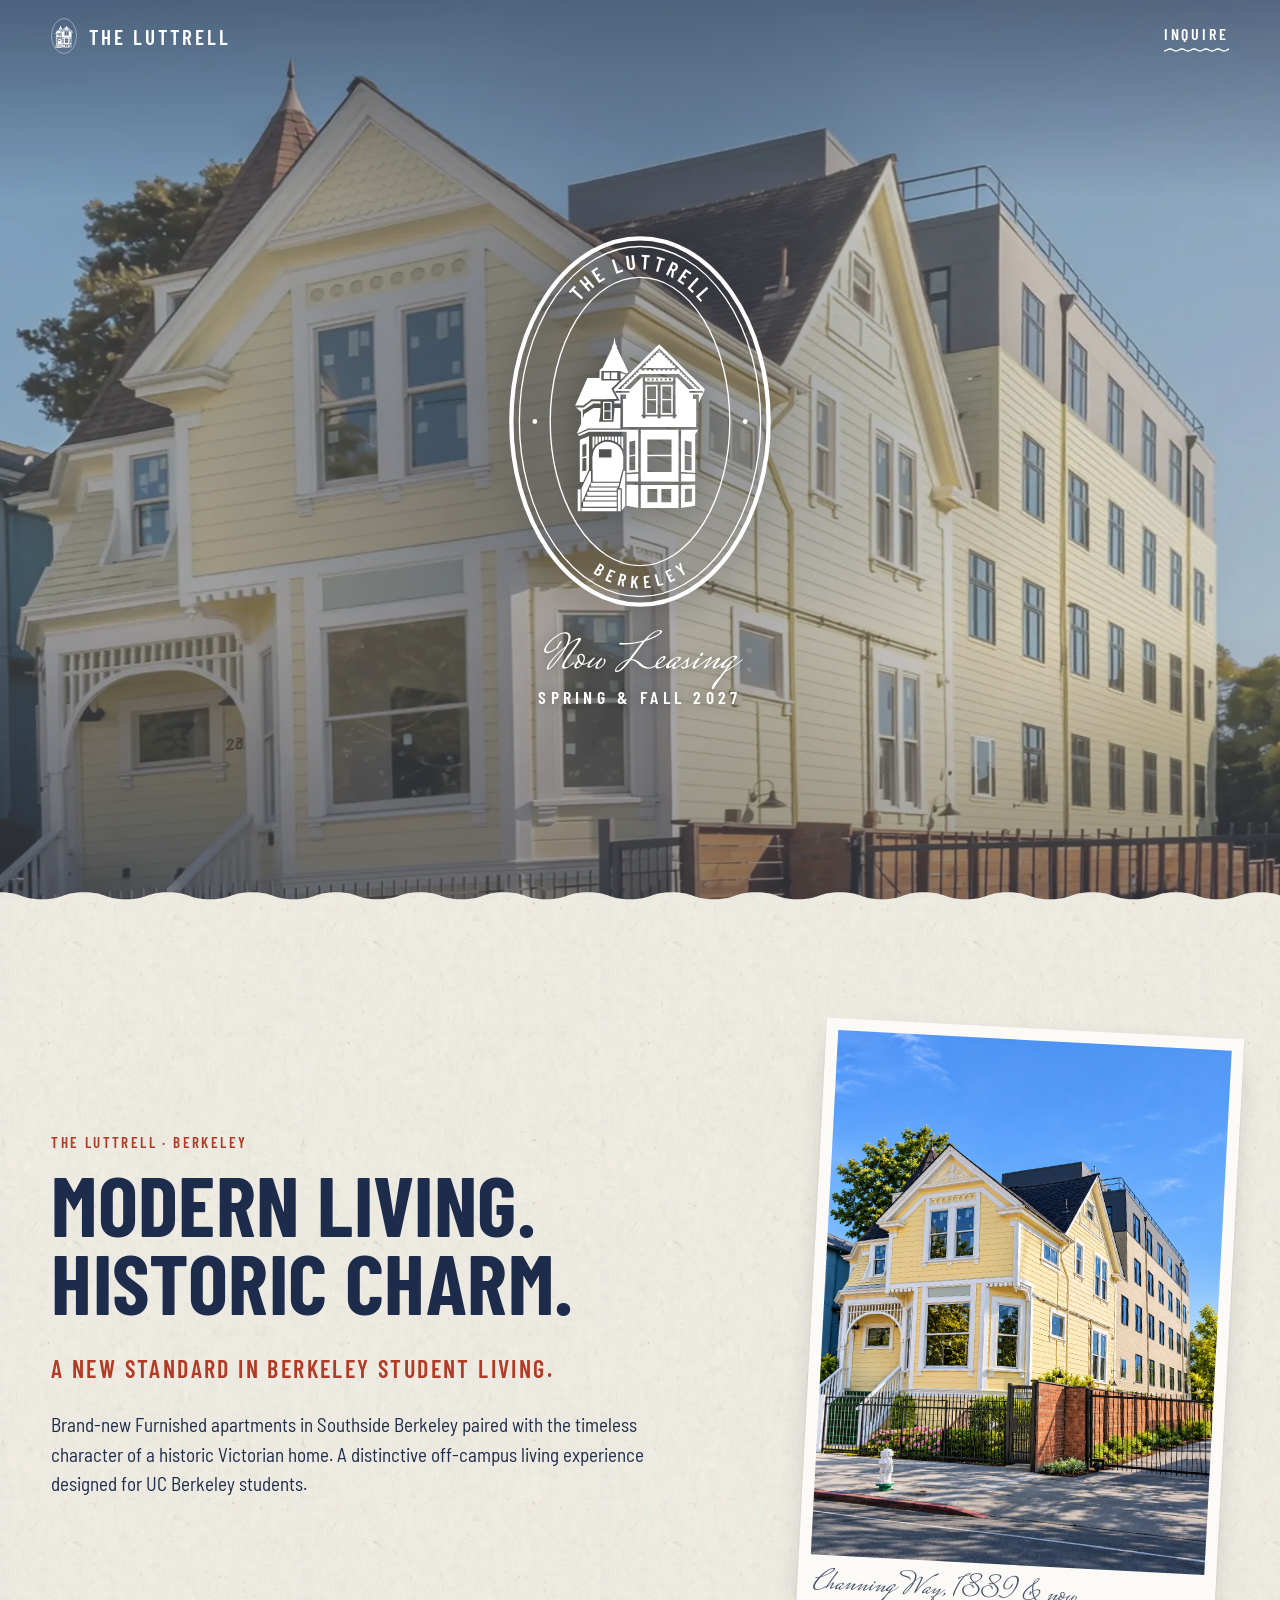
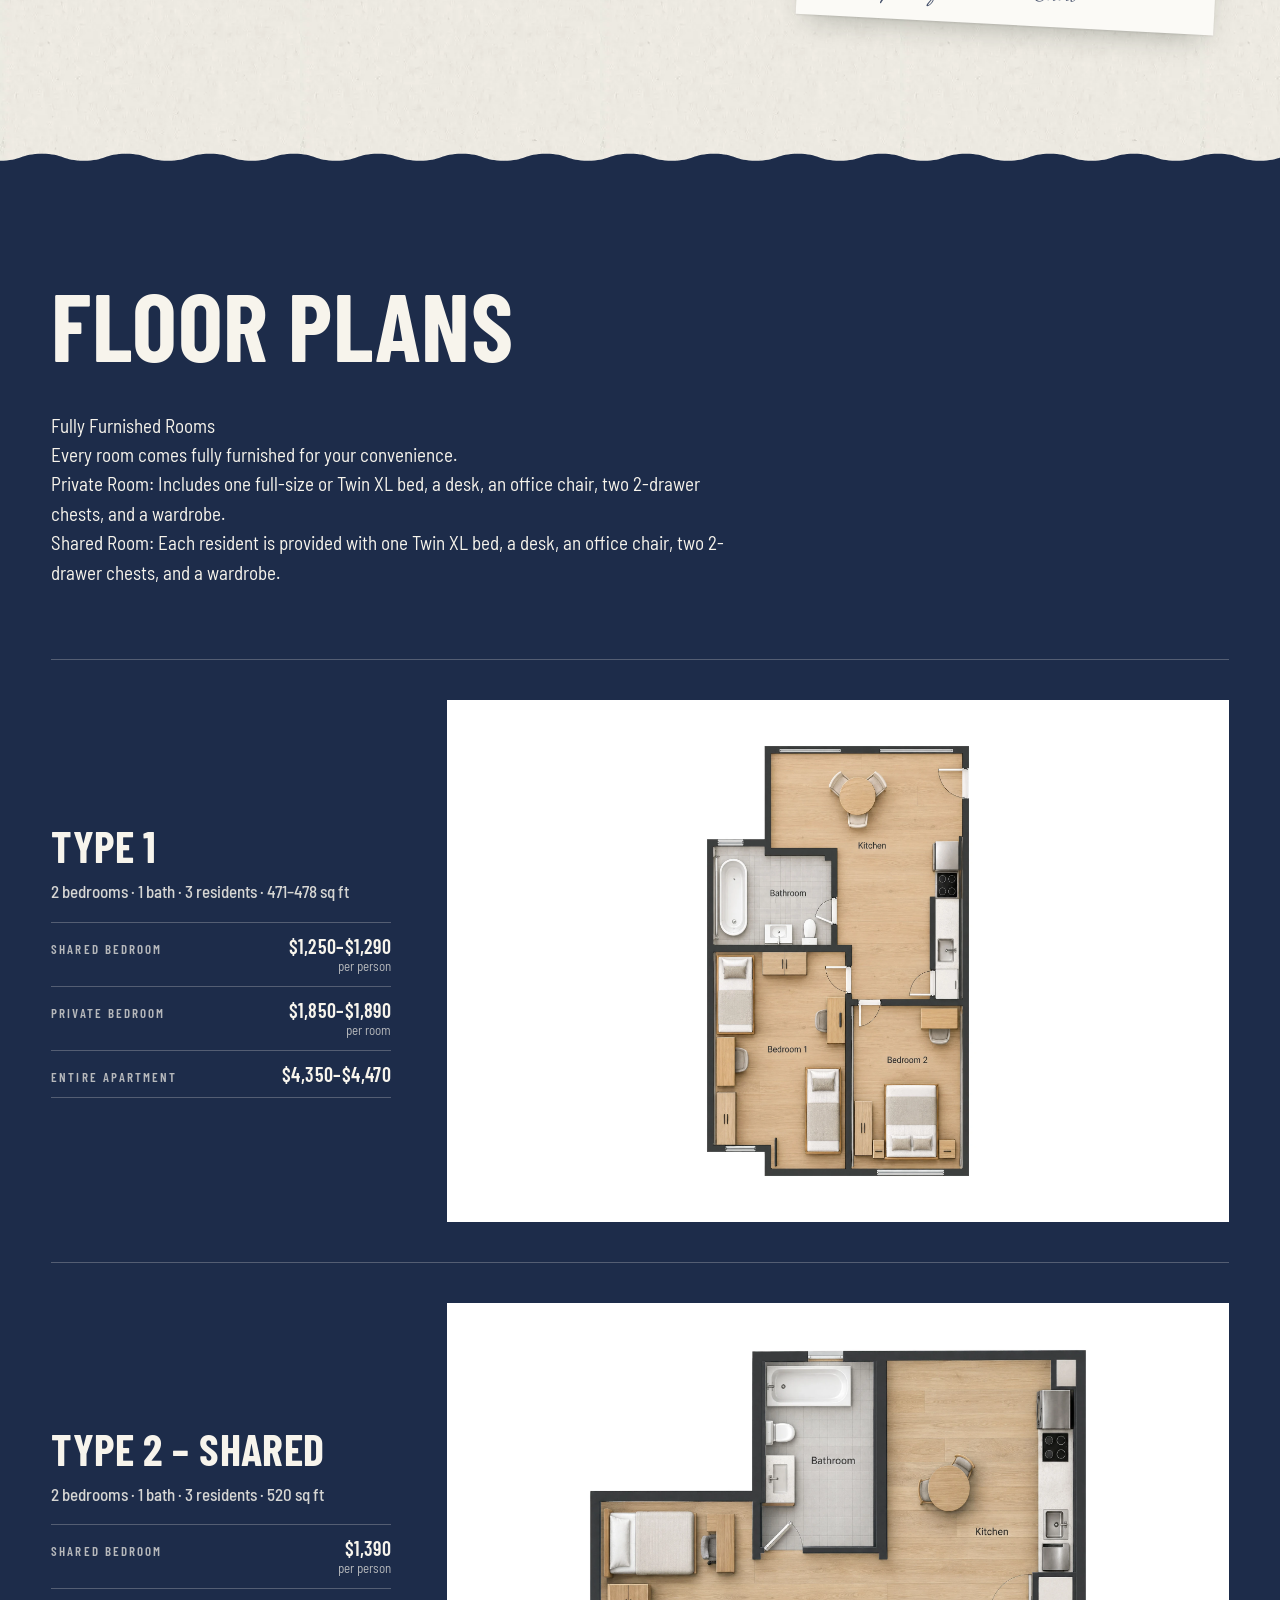
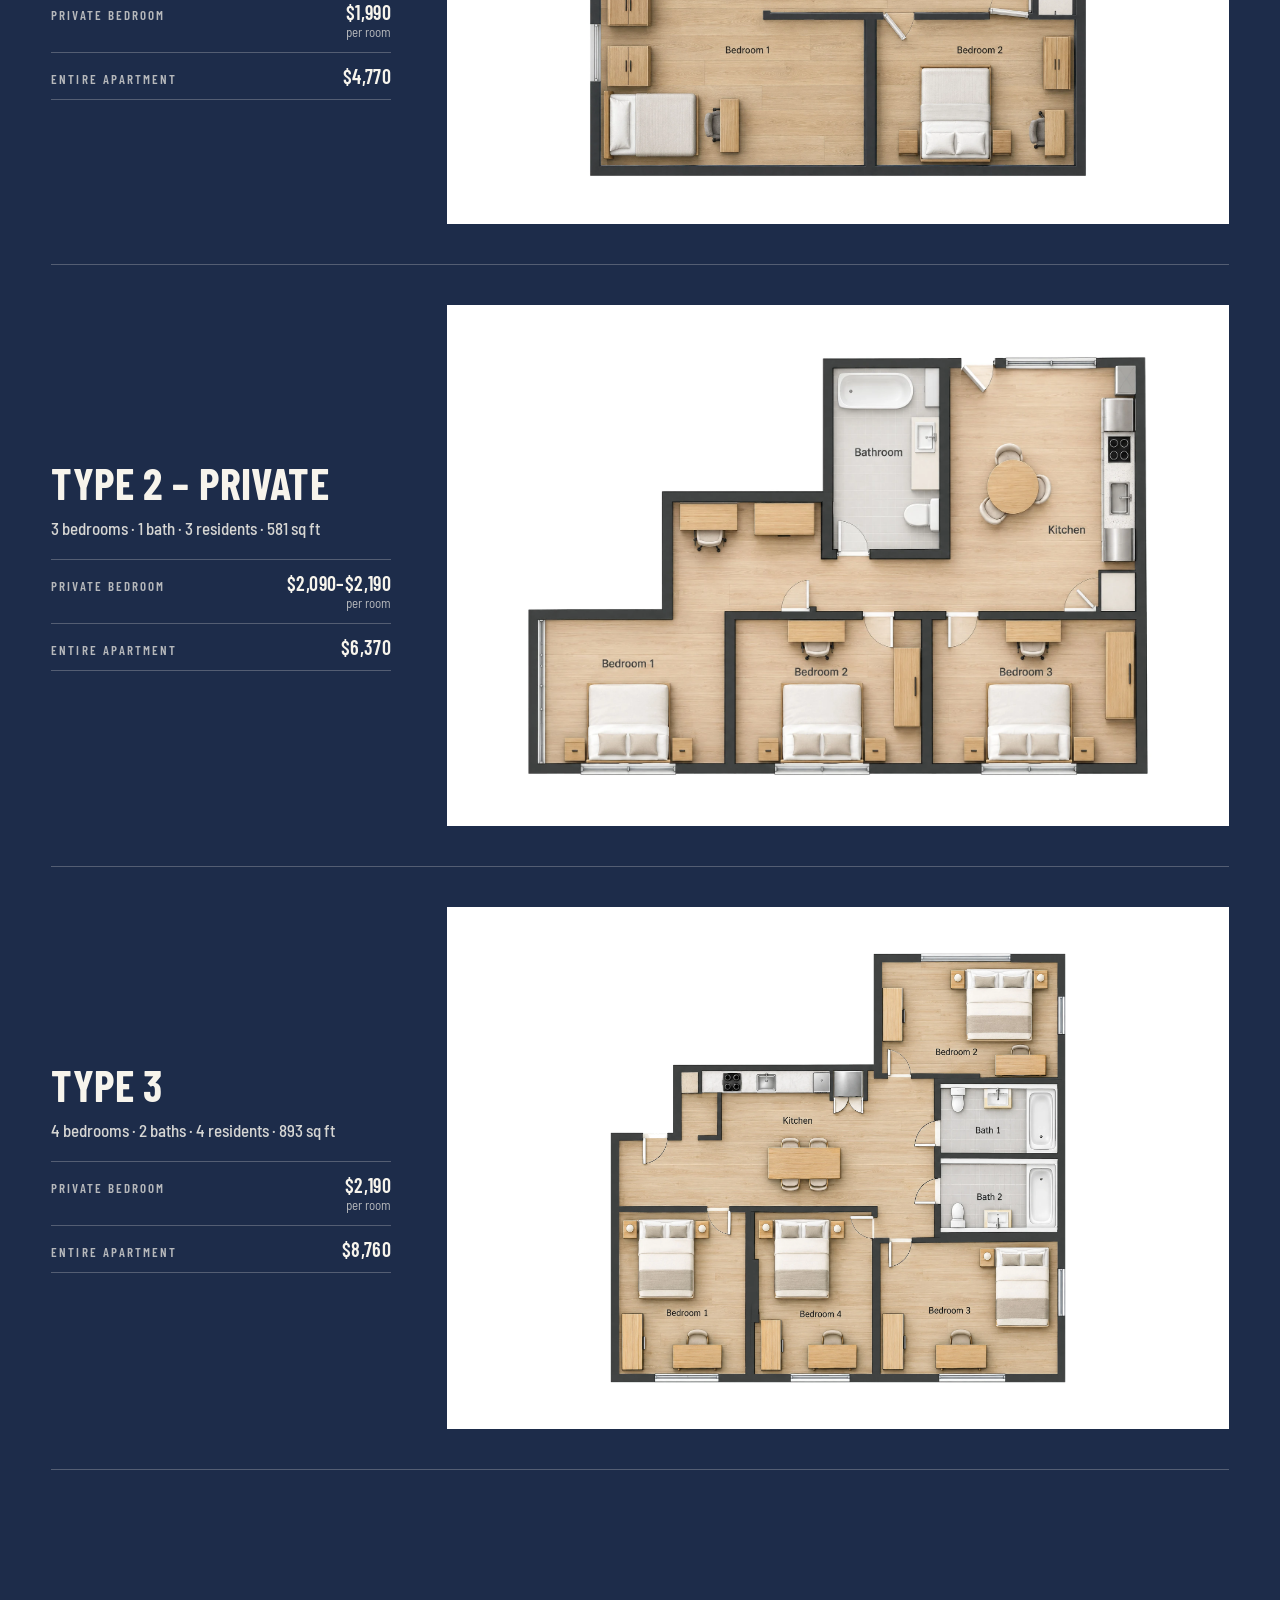
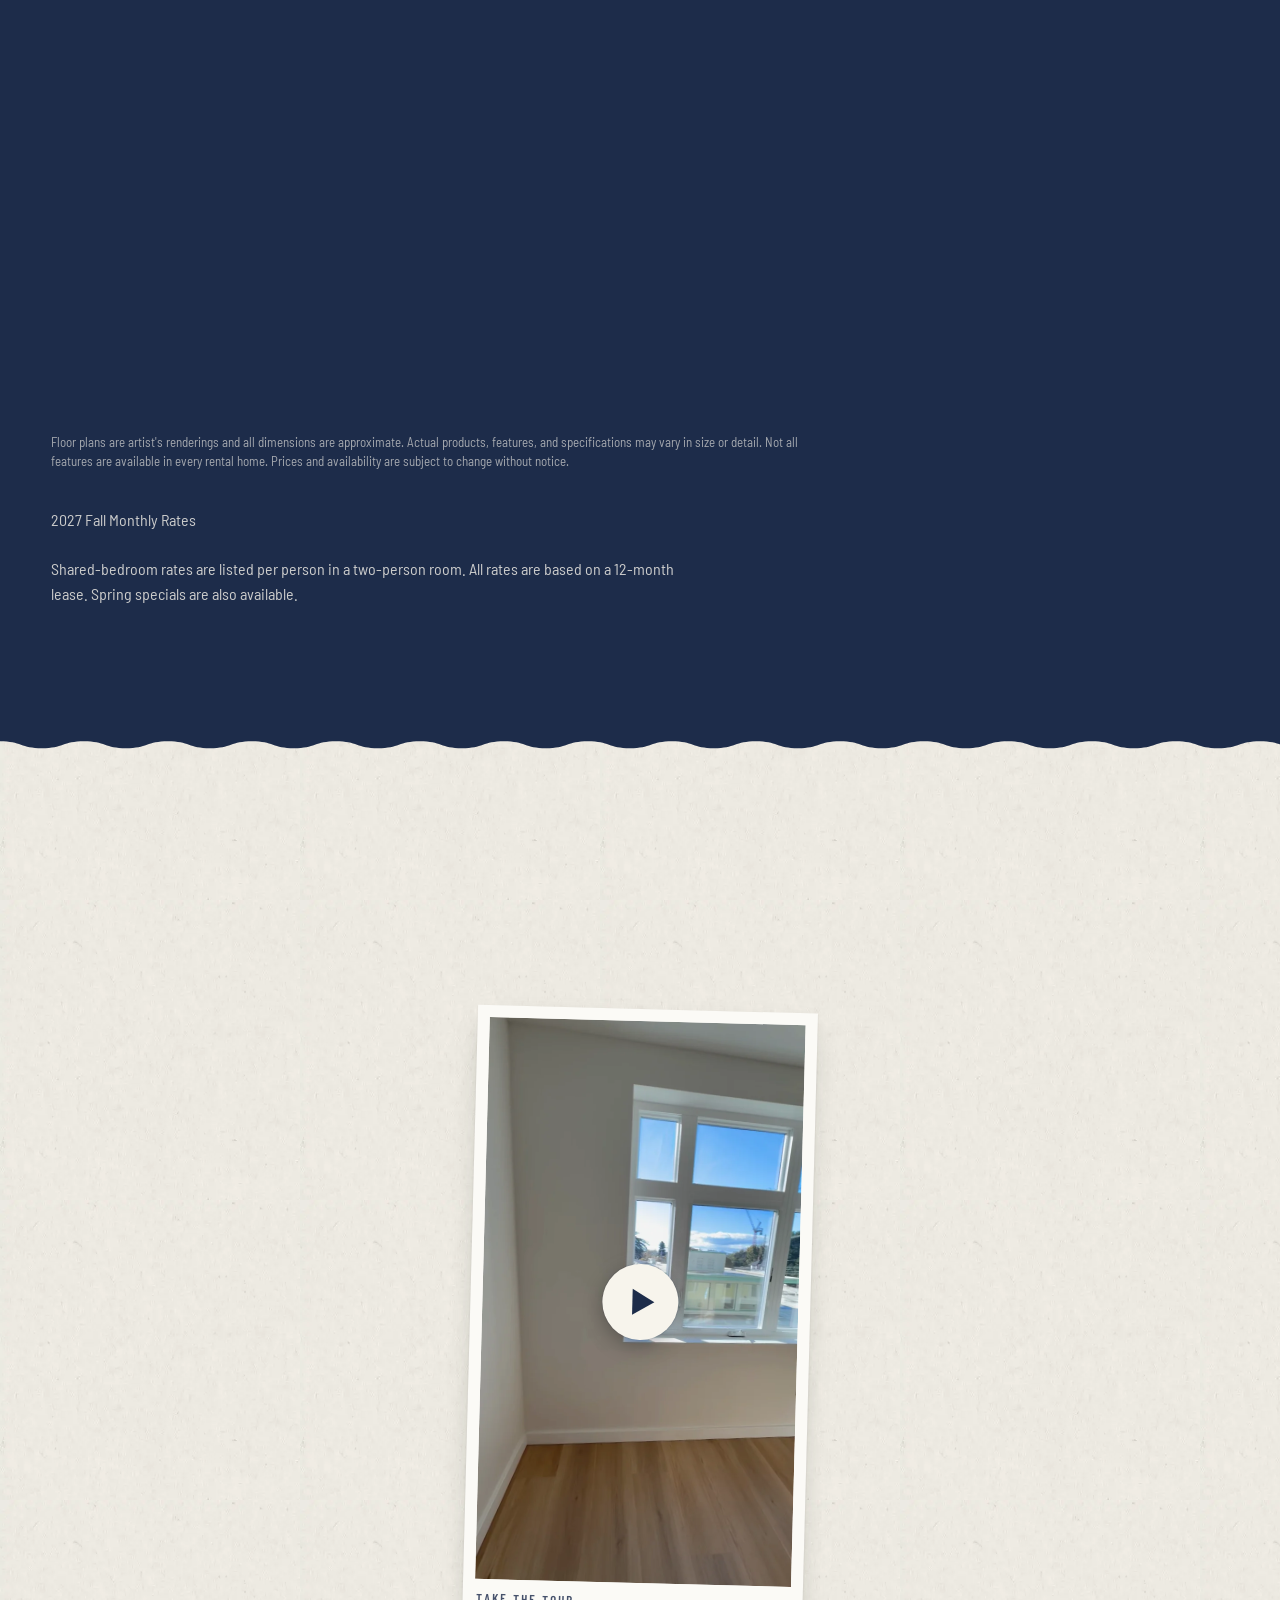
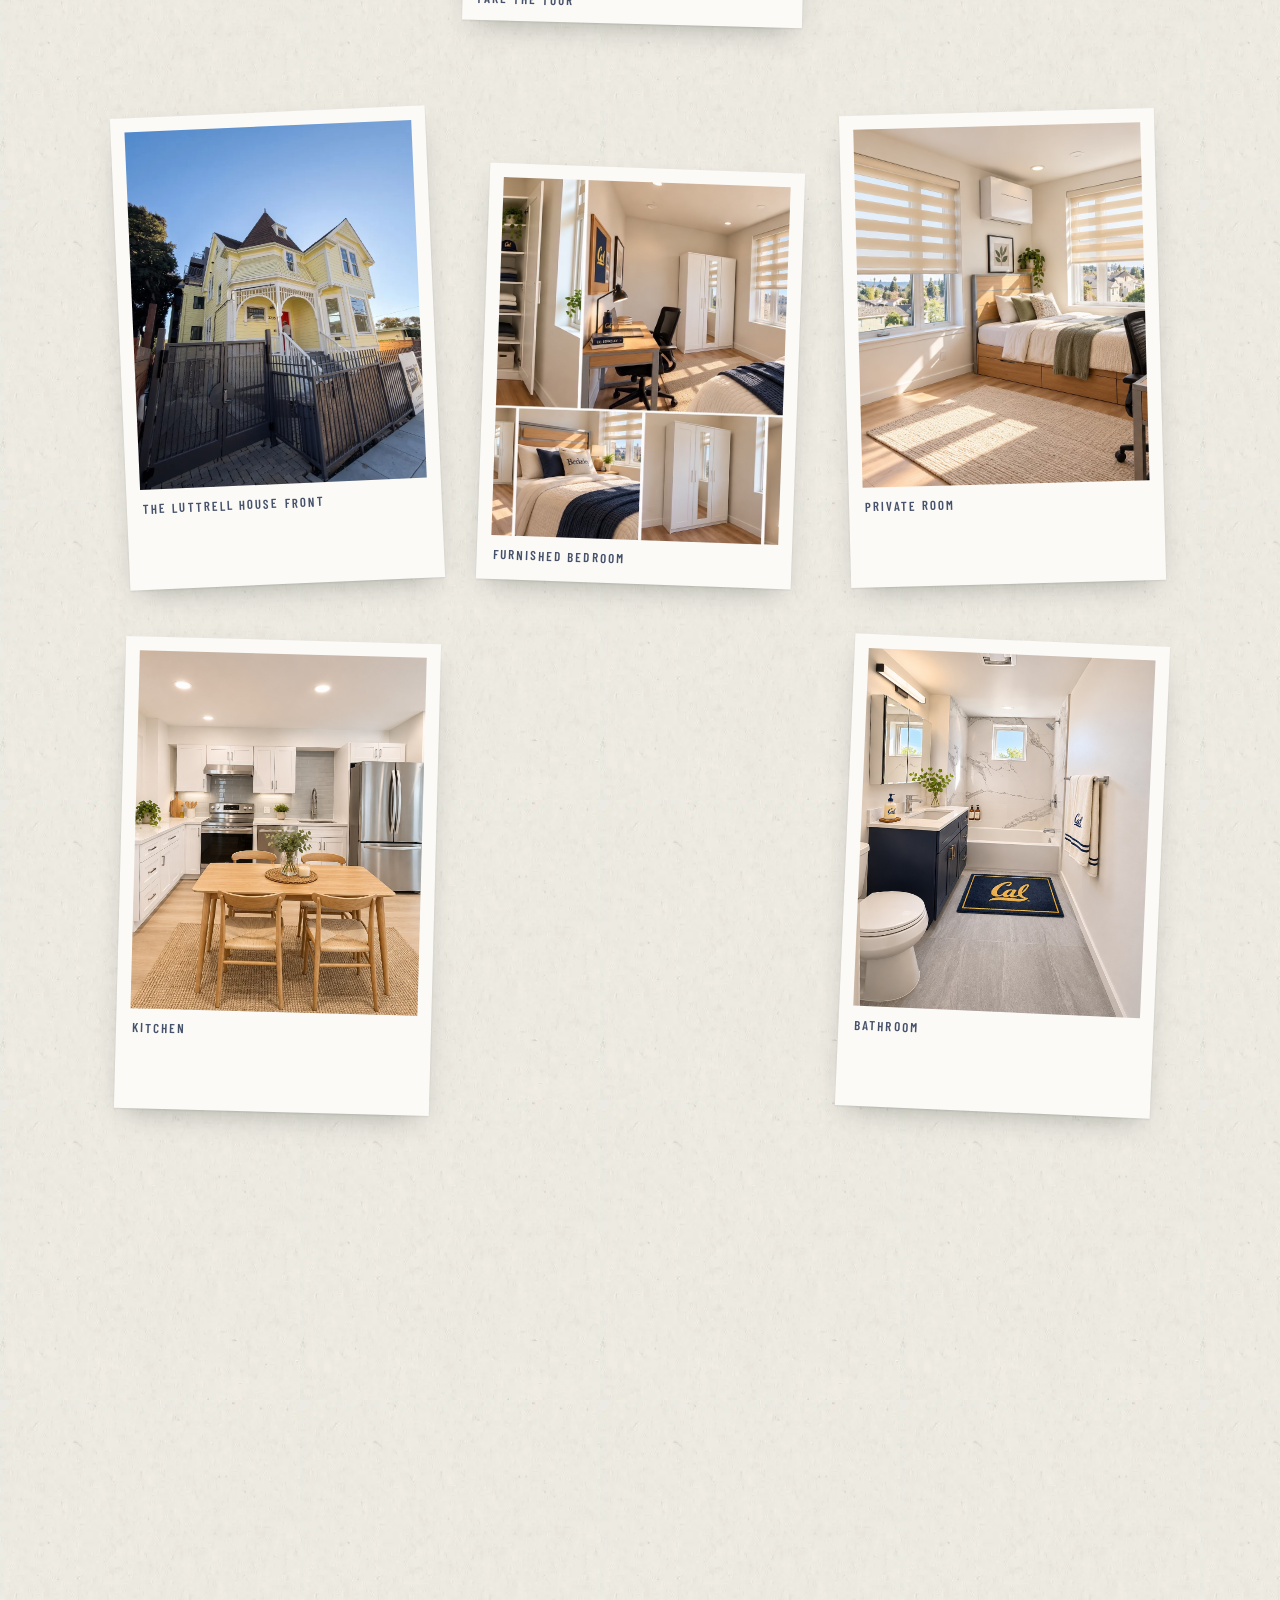
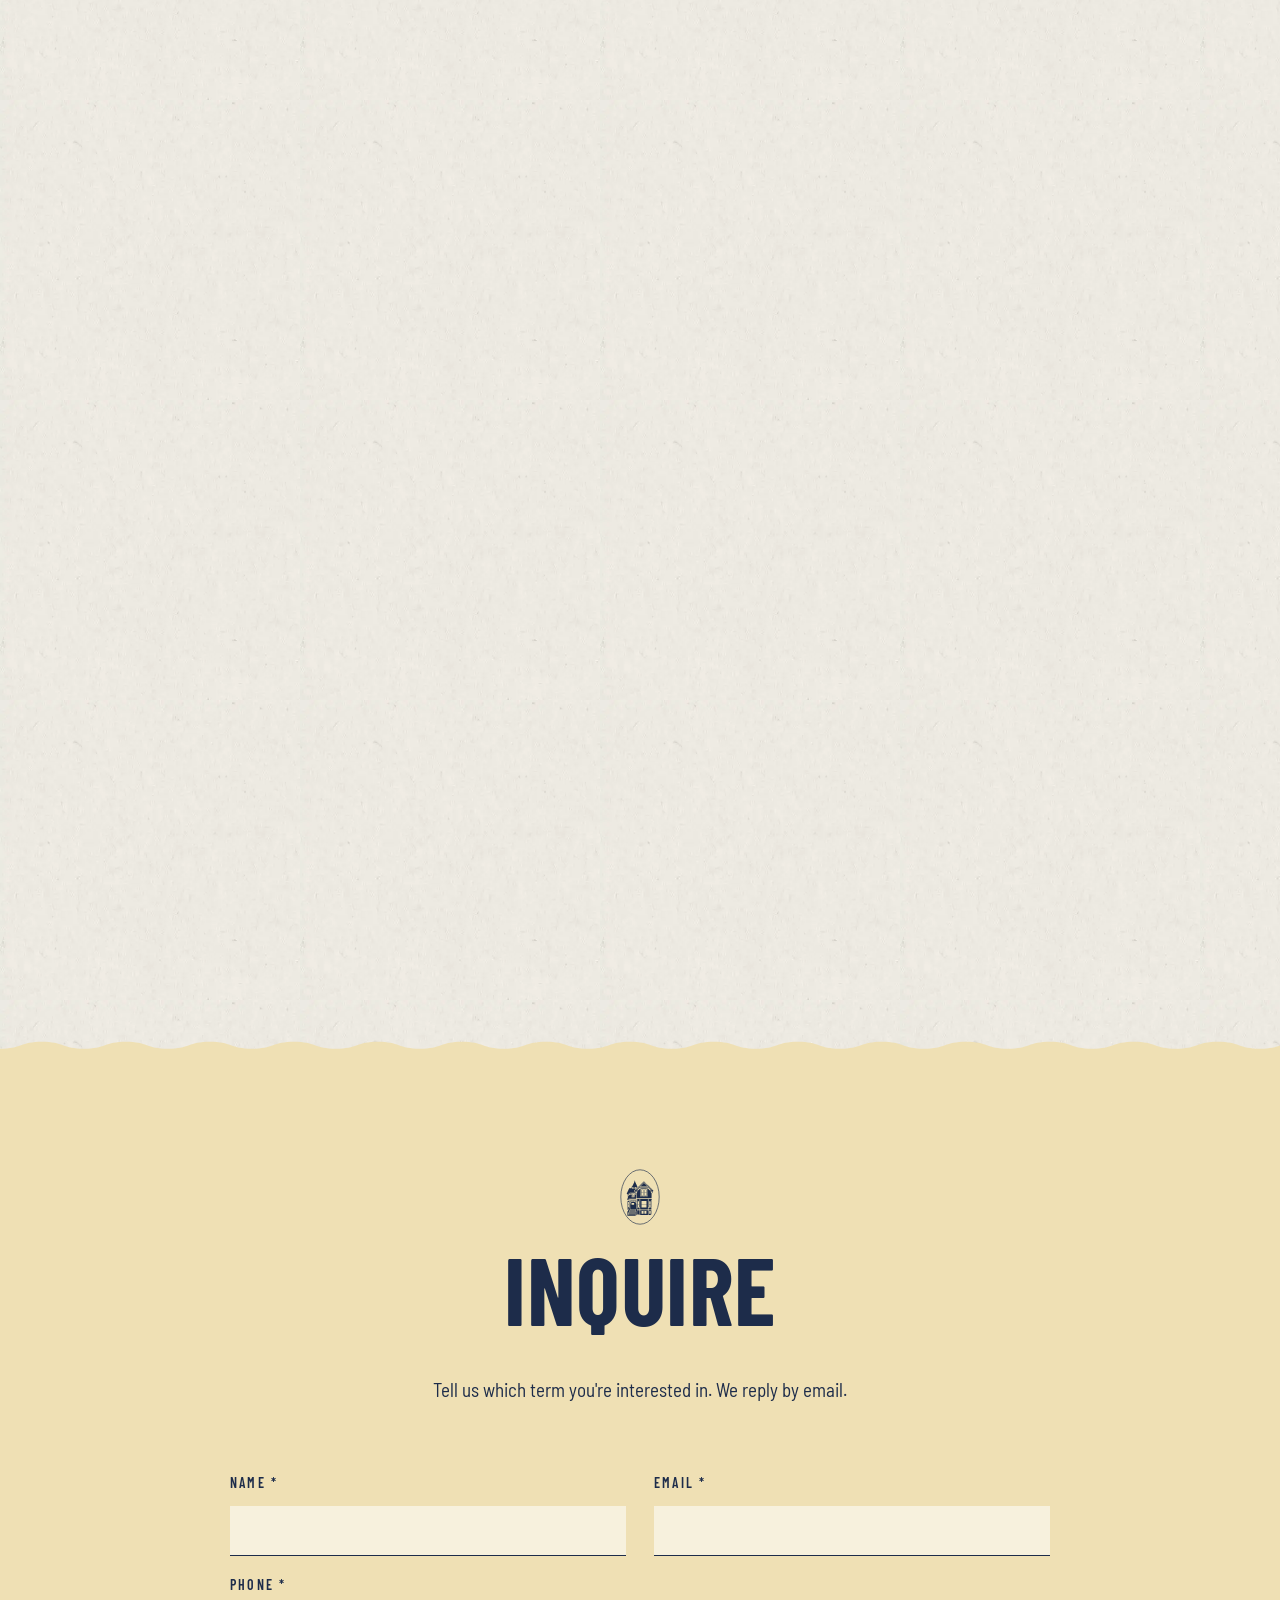
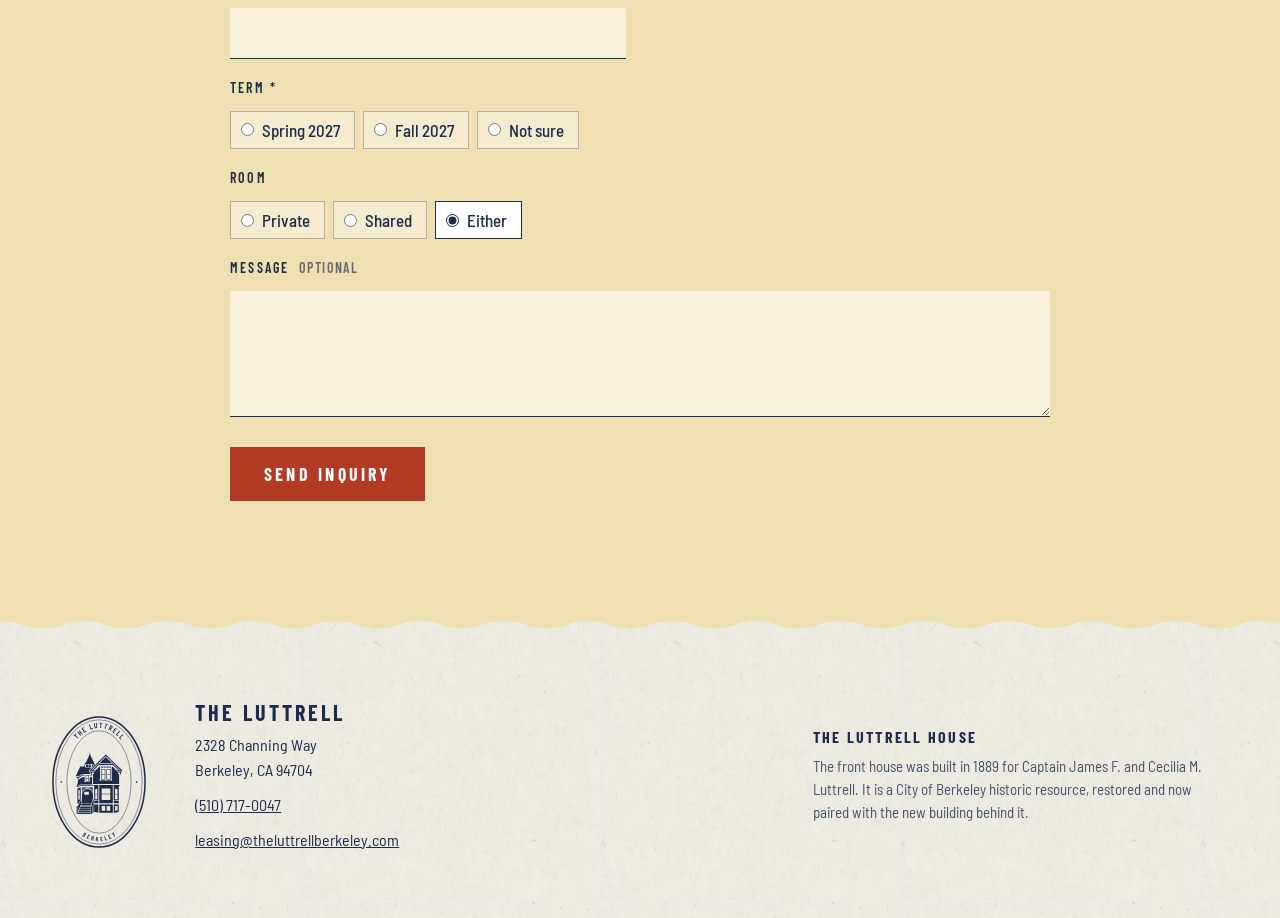
<file: index.html>
<!doctype html>
<html lang="en" data-design="postcard">
<head>
<meta charset="utf-8">
<meta name="viewport" content="width=device-width, initial-scale=1">
<title>The Luttrell · Furnished student rooms on Channing Way, Berkeley</title>
<meta name="description" content="Furnished private and shared rooms at 2328 Channing Way, Berkeley. About five minutes on foot to campus. Now leasing Spring and Fall 2027.">
<link rel="icon" href="assets/favicon.svg" type="image/svg+xml">
<link rel="icon" href="assets/favicon-32.png" sizes="32x32" type="image/png">
<link rel="apple-touch-icon" href="assets/apple-touch-icon.png">
<link rel="preconnect" href="https://fonts.googleapis.com">
<link rel="preconnect" href="https://fonts.gstatic.com" crossorigin>
<link href="https://fonts.googleapis.com/css2?family=Barlow+Condensed:wght@500;600;700&family=Barlow+Semi+Condensed:ital,wght@0,400;0,500;1,400&family=Mrs+Saint+Delafield&display=swap" rel="stylesheet">
<link rel="preload" as="image" href="assets/hero-poster.webp">
<link rel="stylesheet" href="styles.css">
</head>
<body>
<header class="site-header" data-header>
  <a class="brand" href="#top" aria-label="The Luttrell, back to top">
    <img class="brand-mark" src="assets/emblem-mark.svg" alt="" width="26" height="36">
    <span class="brand-name">The Luttrell</span>
  </a>
  <a class="btn-inquire" href="#inquire">Inquire</a>
</header>

<main id="top">
  <!-- HERO -->
  <section class="hero wavy-bottom" aria-labelledby="hero-title">
    <div class="hero-media" role="img" aria-label="The Luttrell at 2328 Channing Way: the restored 1889 yellow Victorian house with the new five-story building behind it.">
      <video autoplay muted loop playsinline preload="auto" poster="assets/hero-poster.webp" aria-hidden="true" data-hero-video>
        <source src="assets/hero-loop.mp4" type="video/mp4">
      </video>
    </div>
    <div class="hero-wash" aria-hidden="true"></div>
    <div class="hero-center">
      <img class="hero-emblem" src="assets/emblem-light.svg" alt="" width="200" height="280">
      <h1 id="hero-title" class="visually-hidden">The Luttrell</h1>
      <p class="hero-line"><span class="script">Now Leasing</span><span class="caps">Spring &amp; Fall 2027</span></p>
    </div>
  </section>

  <!-- INTRO -->
  <section class="intro wrap" aria-labelledby="intro-title">
    <div class="intro-grid">
      <div class="intro-copy">
        <p class="kicker reveal">The Luttrell · Berkeley</p>
        <h2 id="intro-title" class="display reveal">Modern Living. Historic Charm.</h2>
        <p class="intro-sub reveal">A New Standard in Berkeley Student Living.</p>
        <div class="reveal">
          <p>Brand-new Furnished apartments in Southside Berkeley paired with the timeless character of a historic Victorian home. A distinctive off-campus living experience designed for UC Berkeley students.</p>
        </div>
      </div>
      <figure class="snap snap-postcard reveal" style="--tilt:3deg">
        <img src="assets/uploads/6ebd17466c2d823a.webp" alt="Illustration of the Luttrell House and the new building behind it, drawn from a photo of the real building." width="1087" height="1447" loading="lazy">
        <figcaption class="script">Channing Way, 1889 &amp; now</figcaption>
      </figure>
    </div>
  </section>

  <!-- ROOMS -->
  <section class="rooms band wavy" id="rooms" aria-labelledby="rooms-title">
    <div class="wrap">
      <header class="section-head reveal">
        <h2 id="rooms-title" class="display">Floor plans</h2>
        <div><p>Fully Furnished Rooms</p>
<p>Every room comes fully furnished for your convenience.</p>
<p>Private Room: Includes one full-size or Twin XL bed, a desk, an office chair, two 2-drawer chests, and a wardrobe.</p>
<p>Shared Room: Each resident is provided with one Twin XL bed, a desk, an office chair, two 2-drawer chests, and a wardrobe.</p></div>
      </header>

      <ol class="plans">
        <li class="plan reveal">
          <div class="plan-info">
            
            <h3>Type 1</h3>
            
            <p class="plan-spec">2 bedrooms · 1 bath · 3 residents · 471–478 sq ft</p>
            <dl class="plan-prices">
              <div><dt>Shared bedroom</dt><dd><span>$1,250–$1,290</span> <small>per person</small></dd></div>
              <div><dt>Private bedroom</dt><dd><span>$1,850–$1,890</span> <small>per room</small></dd></div>
              <div><dt>Entire apartment</dt><dd><span>$4,350–$4,470</span></dd></div>
            </dl>
            
          </div>
          <figure class="plan-drawing"><a href="assets/floorplans/layout-1.webp" target="_blank" rel="noopener" aria-label="Open floor plan full size"><img src="assets/floorplans/layout-1.webp" alt="Furnished floor plan, Type 1: kitchen with dining table, bathroom with tub, shared Bedroom 1 with two twin beds and desks, private Bedroom 2 with a full bed and desk." width="1143" height="1800" loading="lazy"></a></figure>
        </li>
        <li class="plan reveal">
          <div class="plan-info">
            
            <h3>Type 2 – Shared</h3>
            
            <p class="plan-spec">2 bedrooms · 1 bath · 3 residents · 520 sq ft</p>
            <dl class="plan-prices">
              <div><dt>Shared bedroom</dt><dd><span>$1,390</span> <small>per person</small></dd></div>
              <div><dt>Private bedroom</dt><dd><span>$1,990</span> <small>per room</small></dd></div>
              <div><dt>Entire apartment</dt><dd><span>$4,770</span></dd></div>
            </dl>
            
          </div>
          <figure class="plan-drawing"><a href="assets/floorplans/layout-2.webp" target="_blank" rel="noopener" aria-label="Open floor plan full size"><img src="assets/floorplans/layout-2.webp" alt="Furnished floor plan, Type 2 – Shared: kitchen with dining table, bathroom with tub, shared Bedroom 1 with two twin beds and desks, private Bedroom 2 with a full bed and desk." width="1800" height="1564" loading="lazy"></a></figure>
        </li>
        <li class="plan reveal">
          <div class="plan-info">
            
            <h3>Type 2 – Private</h3>
            
            <p class="plan-spec">3 bedrooms · 1 bath · 3 residents · 581 sq ft</p>
            <dl class="plan-prices">
              <div><dt>Private bedroom</dt><dd><span>$2,090–$2,190</span> <small>per room</small></dd></div>
              <div><dt>Entire apartment</dt><dd><span>$6,370</span></dd></div>
            </dl>
            
          </div>
          <figure class="plan-drawing"><a href="assets/floorplans/layout-3.webp" target="_blank" rel="noopener" aria-label="Open floor plan full size"><img src="assets/floorplans/layout-3.webp" alt="Furnished floor plan, Type 2 – Private: kitchen with dining table, bathroom with tub, study nook, and three private bedrooms, each with a full bed, desk and wardrobe." width="1800" height="1251" loading="lazy"></a></figure>
        </li>
        <li class="plan reveal">
          <div class="plan-info">
            
            <h3>Type 3</h3>
            
            <p class="plan-spec">4 bedrooms · 2 baths · 4 residents · 893 sq ft</p>
            <dl class="plan-prices">
              <div><dt>Private bedroom</dt><dd><span>$2,190</span> <small>per room</small></dd></div>
              <div><dt>Entire apartment</dt><dd><span>$8,760</span></dd></div>
            </dl>
            
          </div>
          <figure class="plan-drawing"><a href="assets/floorplans/layout-4.webp" target="_blank" rel="noopener" aria-label="Open floor plan full size"><img src="assets/floorplans/layout-4.webp" alt="Furnished floor plan, Type 3: kitchen and dining area, two bathrooms with tubs, and four private bedrooms, each with a full bed, desk and wardrobe." width="1800" height="1703" loading="lazy"></a></figure>
        </li>
        <li class="plan plan-house reveal">
          <div class="plan-info">
            
            <h3>The Luttrell House</h3>
            
            <p class="plan-spec">4 bedrooms · 3 baths · 5 residents · 2 floors</p>
            <dl class="plan-prices">
              <div><dt>Shared bedroom</dt><dd><span>$1,490</span> <small>per person</small></dd></div>
              <div><dt>Private bedroom</dt><dd><span>$2,190–$2,290</span> <small>per room</small></dd></div>
              <div><dt>Entire house</dt><dd><span>$9,750</span></dd></div>
            </dl>
            
          </div>
          <figure class="plan-drawing"><a href="assets/floorplans/luttrell-house.webp" target="_blank" rel="noopener" aria-label="Open floor plan full size"><img src="assets/floorplans/luttrell-house.webp" alt="Furnished floor plans of the Luttrell House. First floor: entry, stairs, Bedroom 1, Bath 1, kitchen, living and dining. Second floor: shared Bedroom 2 with two twin beds, Bedrooms 3 and 4, Baths 2 and 3." width="1800" height="936" loading="lazy"></a></figure>
        </li>
      </ol>
      
      <p class="rooms-fine reveal">Floor plans are artist's renderings and all dimensions are approximate. Actual products, features, and specifications may vary in size or detail. Not all features are available in every rental home. Prices and availability are subject to change without notice.</p>
      <p class="rooms-note reveal">2027 Fall Monthly Rates<br><br>Shared-bedroom rates are listed per person in a two-person room. All rates are based on a 12-month lease. Spring specials are also available.</p>
      <p class="rooms-foot reveal"><a href="#inquire">Ask about Spring 2027</a></p>
    </div>
  </section>

  <!-- PHOTOS -->
  <section class="photos wrap" aria-labelledby="photos-title">
    <h2 id="photos-title" class="display reveal">Gallery</h2>
    <div class="tour-feature">
      <figure class="snap snap-tour reveal" style="--tilt:1.5deg">
        <div class="tour" data-tour>
          <video muted loop playsinline preload="none" poster="assets/tour-poster.webp" aria-label="Short walk-through of an apartment: the keypad front door, the kitchen, sunny bedroom windows and the bathroom.">
            <source src="assets/tour.mp4" type="video/mp4">
          </video>
          <button type="button" class="tour-play" aria-label="Play the tour video"><span aria-hidden="true"></span></button>
        </div>
        <figcaption>Take the tour</figcaption>
      </figure>
    </div>
    <div class="snaps">
      <figure class="snap reveal" style="--tilt:-2.5deg">
        <img src="assets/photo-house-northeast.webp" alt="The 1889 Luttrell House from the northeast, with its turret and arched porch." width="900" height="1205" loading="lazy">
        <figcaption>The Luttrell House front</figcaption>
      </figure>
      <figure class="snap reveal" style="--tilt:2deg">
        <img src="assets/uploads/23492448e623833f.jpg" alt="" width="1536" height="1024" loading="lazy">
        <figcaption>furnished Bedroom</figcaption>
      </figure>
      <figure class="snap reveal" style="--tilt:-1.5deg">
        <img src="assets/uploads/6aeac5916084671d.jpg" alt="" width="1536" height="1024" loading="lazy">
        <figcaption>Private room</figcaption>
      </figure>
      <figure class="snap reveal" style="--tilt:1.5deg">
        <img src="assets/uploads/5d9468ef6722163e.jpg" alt="" width="1086" height="1448" loading="lazy">
        <figcaption>Kitchen</figcaption>
      </figure>
      <figure class="snap reveal" style="--tilt:-2deg">
        <img src="assets/uploads/22e3e25a11f4a114.webp" alt="" width="936" height="892" loading="lazy">
        <figcaption>Luttrell house living</figcaption>
      </figure>
      <figure class="snap reveal" style="--tilt:2.5deg">
        <img src="assets/uploads/0b49c8d3507e18dd.jpg" alt="" width="1086" height="1448" loading="lazy">
        <figcaption>BATHROOM</figcaption>
      </figure>
      <figure class="snap reveal" style="--tilt:-2.5deg">
        <img src="assets/uploads/cd3d8f96517fba2b.jpg" alt="" width="1086" height="1448" loading="lazy">
        <figcaption>Laundry room</figcaption>
      </figure>
      <figure class="snap reveal" style="--tilt:2deg">
        <img src="assets/uploads/756dc5cd29ac0edb.jpg" alt="" width="1038" height="1515" loading="lazy">
        <figcaption>ELEVATOR</figcaption>
      </figure>
      <figure class="snap reveal" style="--tilt:-1.5deg">
        <img src="assets/uploads/811b40eca620a63f.webp" alt="" width="1086" height="1448" loading="lazy">
        <figcaption>Secured FRONT GATE</figcaption>
      </figure>
    </div>
    
  </section>

  <!-- LOCATION -->
  <section class="location wrap" aria-labelledby="loc-title">
    <div class="loc-grid">
      <div>
        <h2 id="loc-title" class="display reveal">2328<br>Channing Way</h2>
        <p class="reveal">Berkeley, CA 94704. On foot from the front gate:</p>
        <ul class="walks reveal">
          <li><span>Telegraph Ave</span><i></i><b>4 min</b></li>
          <li><span>Sproul Plaza</span><i></i><b>7 min</b></li>
          <li><span>Downtown Berkeley BART</span><i></i><b>12 min</b></li>
        </ul>
        
        <a class="link-wave reveal" href="https://www.google.com/maps/search/?api=1&amp;query=2328+Channing+Way%2C+Berkeley%2C+CA+94704" target="_blank" rel="noopener">Open in Google Maps</a>
      </div>
      <figure class="engraving reveal">
        <img src="assets/engraving-house.webp" alt="Pen-and-ink drawing of the Luttrell House on Channing Way, drawn from a photo of the real building." width="760" height="1018" loading="lazy">
      </figure>
    </div>
  </section>

  <!-- INQUIRE -->
  <section class="inquire band band-accent wavy" id="inquire" aria-labelledby="inq-title">
    <div class="wrap inquire-wrap">
      <header class="section-head center reveal">
        <img class="inq-emblem" src="assets/emblem-mark.svg" alt="" width="40" height="56">
        <h2 id="inq-title" class="display">Inquire</h2>
        <p>Tell us which term you're interested in. We reply by email.</p>
      </header>
      <form class="form reveal" data-inquiry novalidate>
        <div class="field">
          <label for="f-name">Name <span aria-hidden="true">*</span></label>
          <input id="f-name" name="name" type="text" autocomplete="name" required>
        </div>
        <div class="field">
          <label for="f-email">Email <span aria-hidden="true">*</span></label>
          <input id="f-email" name="email" type="email" autocomplete="email" required>
        </div>
        <div class="field">
          <label for="f-phone">Phone <span aria-hidden="true">*</span></label>
          <input id="f-phone" name="phone" type="tel" autocomplete="tel" required pattern="\D*(\d\D*){7,}" title="Please enter a phone number we can reach you at.">
        </div>
        <fieldset class="field choice full">
          <legend>Term <span aria-hidden="true">*</span></legend>
          <label><input type="radio" name="term" value="Spring 2027" required> Spring 2027</label>
          <label><input type="radio" name="term" value="Fall 2027"> Fall 2027</label>
          <label><input type="radio" name="term" value="Not sure"> Not sure</label>
        </fieldset>
        <fieldset class="field choice full">
          <legend>Room</legend>
          <label><input type="radio" name="room" value="private"> Private</label>
          <label><input type="radio" name="room" value="shared"> Shared</label>
          <label><input type="radio" name="room" value="either" checked> Either</label>
        </fieldset>
        <div class="field full">
          <label for="f-message">Message <em>optional</em></label>
          <textarea id="f-message" name="message" rows="4"></textarea>
        </div>
        <div class="hp" aria-hidden="true">
          <label for="f-website">Website</label>
          <input id="f-website" name="website" type="text" tabindex="-1" autocomplete="off">
        </div>
        <div class="form-foot full">
          <button type="submit">Send inquiry</button>
          <p class="status" data-status aria-live="polite"></p>
        </div>
      </form>
    </div>
  </section>
</main>

<footer class="site-footer">
  <div class="wrap footer-grid">
    <img class="foot-emblem" src="assets/emblem.svg" alt="The Luttrell, Berkeley" width="110" height="154" loading="lazy">
    <div>
      <p class="foot-name">The Luttrell</p>
      <p>2328 Channing Way<br>Berkeley, CA 94704</p>
      <p><a href="tel:+15107170047">(510) 717-0047</a></p>
      <p><a href="mailto:leasing@theluttrellberkeley.com">leasing@theluttrellberkeley.com</a></p>
    </div>
    <div class="foot-history">
      <p class="foot-name">The Luttrell House</p>
      <p>The front house was built in 1889 for Captain James F. and Cecilia M. Luttrell. It is a City of Berkeley historic resource, restored and now paired with the new building behind it.</p>
    </div>
  </div>
</footer>

<script src="contact.js"></script>
<script src="site.js"></script>
</body>
</html>
</file>
<file: styles.css>
:root {
  --sand: #edeae2;
  --paper: #f7f4ec;
  --ink: #1d2c4a;        /* deep navy */
  --ink-soft: #46516b;
  --accent: #b33a24;     /* tomato */
  --butter: #efe0b4;     /* the house's own yellow, softened */
  --band: var(--butter);
  --band-ink: #1d2c4a;
  --line: rgba(29, 44, 74, .22);
  --head: "Barlow Condensed", "Arial Narrow", sans-serif;
  --body: "Barlow Semi Condensed", "Arial Narrow", sans-serif;
  --script: "Mrs Saint Delafield", cursive;
  --gutter: clamp(16px, 4vw, 56px);
  --max: 1180px;
}

*, *::before, *::after { box-sizing: border-box; }
html { scroll-behavior: smooth; -webkit-text-size-adjust: 100%; }
body {
  margin: 0;
  background: var(--sand) url("assets/paper.webp") repeat;
  background-size: 300px;
  color: var(--ink);
  font: 400 18px/1.55 var(--body);
  overflow-x: hidden;
}
img { display: block; max-width: 100%; height: auto; }
a { color: inherit; }
.visually-hidden { position: absolute !important; width: 1px; height: 1px; overflow: hidden; clip: rect(0 0 0 0); white-space: nowrap; }
.wrap { width: min(100% - 2 * var(--gutter), var(--max)); margin-inline: auto; }

/* type */
.display {
  font: 700 clamp(44px, 7.4vw, 104px)/.92 var(--head);
  text-transform: uppercase;
  letter-spacing: .005em;
  margin: 0 0 .45em;
  color: var(--ink);
}
.script {
  font-family: var(--script);
  font-weight: 400;
  text-transform: none;
  letter-spacing: 0;
}
.kicker {
  font: 600 15px/1 var(--head);
  letter-spacing: .16em;
  text-transform: uppercase;
  color: var(--accent);
  margin: 0 0 22px;
}
.kicker .script { font-size: 34px; letter-spacing: 0; margin-right: 6px; vertical-align: -6px; color: var(--accent); }

/* header */
.site-header {
  position: fixed; inset: 0 0 auto 0; z-index: 20;
  display: flex; align-items: center; justify-content: space-between;
  padding: 18px var(--gutter);
  color: #fff;
  transition: background-color .35s ease, color .35s ease, padding .35s ease, box-shadow .35s ease;
}
.site-header.is-solid {
  background: rgba(237, 234, 226, .94);
  backdrop-filter: blur(6px);
  color: var(--ink);
  padding-block: 12px;
  box-shadow: 0 1px 0 var(--line);
}
.brand { display: flex; align-items: center; gap: 12px; text-decoration: none; }
.brand-mark { width: 26px; height: auto; filter: brightness(0) invert(1); transition: filter .35s ease; }
.is-solid .brand-mark { filter: none; }
.brand-name { font: 600 21px/1 var(--head); letter-spacing: .14em; text-transform: uppercase; }
.btn-inquire {
  font: 600 16px/1 var(--head); letter-spacing: .18em; text-transform: uppercase; text-decoration: none;
  padding: 8px 0 12px;
  background: no-repeat left bottom / 100% 6px url("data:image/svg+xml,%3Csvg xmlns='http://www.w3.org/2000/svg' viewBox='0 0 24 6'%3E%3Cpath d='M0 3c3 0 3-2 6-2s3 2 6 2 3-2 6-2 3 2 6 2' fill='none' stroke='white' stroke-width='1.3'/%3E%3C/svg%3E");
  background-size: 24px 6px; background-repeat: repeat-x;
}
.is-solid .btn-inquire {
  color: var(--accent);
  background-image: url("data:image/svg+xml,%3Csvg xmlns='http://www.w3.org/2000/svg' viewBox='0 0 24 6'%3E%3Cpath d='M0 3c3 0 3-2 6-2s3 2 6 2 3-2 6-2 3 2 6 2' fill='none' stroke='%23b33a24' stroke-width='1.3'/%3E%3C/svg%3E");
}

/* hero */
.hero { position: relative; height: 100svh; min-height: 560px; max-height: 980px; overflow: hidden; background: var(--ink); }
.hero-media, .hero-wash { position: absolute; inset: 0; }
.hero-media video { width: 100%; height: 100%; object-fit: cover; object-position: 38% 55%; display: block; }
@media (min-width: 860px) { .hero-media video { object-position: 50% 55%; } }
.hero-media video { filter: saturate(.85) contrast(.95); }
.hero-wash {
  background:
    radial-gradient(ellipse 34% 52% at 50% 50%, rgba(22, 30, 50, .42), rgba(22, 30, 50, 0) 100%),
    linear-gradient(180deg, rgba(22, 30, 50, .5) 0%, rgba(22, 30, 50, .12) 22%, rgba(22, 30, 50, .1) 70%, rgba(22, 30, 50, .45) 100%),
    rgba(237, 234, 226, .22);
}
.hero-center { position: absolute; inset: 0; display: flex; flex-direction: column; align-items: center; justify-content: center; gap: 26px; color: #fff; text-align: center; padding: 80px 16px 40px; }
.hero-emblem { width: clamp(170px, 21vw, 290px); filter: drop-shadow(0 2px 14px rgba(0,0,0,.3)); opacity: 0; animation: rise 1.4s .25s ease forwards; }
.hero-line { margin: 0; display: flex; flex-direction: column; align-items: center; gap: 2px; opacity: 0; animation: rise 1.4s .7s ease forwards; text-shadow: 0 1px 12px rgba(0,0,0,.35); }
.hero-line .script { font-size: clamp(38px, 4vw, 52px); line-height: 1; }
.hero-line .caps { font: 600 clamp(15px, 1.4vw, 18px)/1 var(--head); letter-spacing: .24em; text-transform: uppercase; }
@keyframes rise { from { opacity: 0; transform: translateY(14px); } to { opacity: 1; transform: none; } }

/* scalloped edges: masks so the paper shows through */
:root {
  --wave-h: 14px;
  --wave-w: 84px;
  --wave-top: url("data:image/svg+xml,%3Csvg xmlns='http://www.w3.org/2000/svg' viewBox='0 0 120 20' preserveAspectRatio='none'%3E%3Cpath d='M0 11C30 11 30 1 60 1s30 10 60 10v9H0z'/%3E%3C/svg%3E");
  --wave-bot: url("data:image/svg+xml,%3Csvg xmlns='http://www.w3.org/2000/svg' viewBox='0 0 120 20' preserveAspectRatio='none'%3E%3Cpath d='M0 0h120v9c-30 0-30 10-60 10S30 9 0 9z'/%3E%3C/svg%3E");
}
.wavy {
  -webkit-mask: var(--wave-top) top left / var(--wave-w) var(--wave-h) repeat-x, linear-gradient(#000 0 0) center / 100% calc(100% - 2 * var(--wave-h) + 2px) no-repeat, var(--wave-bot) bottom left / var(--wave-w) var(--wave-h) repeat-x;
          mask: var(--wave-top) top left / var(--wave-w) var(--wave-h) repeat-x, linear-gradient(#000 0 0) center / 100% calc(100% - 2 * var(--wave-h) + 2px) no-repeat, var(--wave-bot) bottom left / var(--wave-w) var(--wave-h) repeat-x;
}
.wavy-bottom {
  -webkit-mask: linear-gradient(#000 0 0) top / 100% calc(100% - var(--wave-h) + 1px) no-repeat, var(--wave-bot) bottom left / var(--wave-w) var(--wave-h) repeat-x;
          mask: linear-gradient(#000 0 0) top / 100% calc(100% - var(--wave-h) + 1px) no-repeat, var(--wave-bot) bottom left / var(--wave-w) var(--wave-h) repeat-x;
}

/* intro */
.intro { padding: clamp(72px, 10vw, 140px) 0 clamp(80px, 10vw, 150px); }
.intro-grid { display: grid; grid-template-columns: 1fr; gap: 56px; align-items: start; }
.intro-copy { font-size: 19px; }
.intro-copy p { margin: 0 0 1em; max-width: 33em; }
.intro-copy .display { font-size: clamp(44px, 6.6vw, 96px); }
.intro-copy .intro-sub { font: 600 clamp(19px, 1.9vw, 24px)/1.25 var(--head); letter-spacing: .1em; text-transform: uppercase; color: var(--accent); margin: -.2em 0 1.1em; }
.price-note { font: 600 15px/1 var(--head); letter-spacing: .16em; text-transform: uppercase; color: var(--ink-soft); margin-top: 1.8em !important; }
@media (min-width: 860px) {
  .intro-grid { grid-template-columns: 1.25fr .75fr; gap: 64px; align-items: center; }
}

/* snapshots */
.snap {
  margin: 0;
  background: #fbfaf6;
  padding: 12px 12px 14px;
  box-shadow: 0 1px 2px rgba(0,0,0,.08), 0 12px 30px -12px rgba(30, 40, 30, .35);
  transform: rotate(var(--tilt, 0deg));
  transition: transform .5s cubic-bezier(.2,.7,.2,1);
}
.snap img { width: 100%; aspect-ratio: 4 / 5; object-fit: cover; }
.tour { position: relative; cursor: pointer; }
.tour-feature { display: grid; justify-items: center; margin: 8px 0 clamp(48px, 7vw, 88px); }
.snap-tour { width: min(80%, 340px); }
.tour video { width: 100%; aspect-ratio: 9 / 16; object-fit: cover; display: block; background: var(--sand); }
.tour-play {
  position: absolute; left: 50%; top: 50%; width: 76px; height: 76px; margin: -38px 0 0 -38px; padding: 0;
  display: grid; place-items: center;
  border: 0; border-radius: 50%; background: var(--paper); cursor: pointer;
  box-shadow: 0 0 0 1px rgba(29, 44, 74, .08), 0 6px 20px rgba(0, 0, 0, .28); transition: transform .15s, opacity .2s;
}
.tour-play span { display: block; width: 0; height: 0; margin-left: 5px; border-style: solid; border-width: 13px 0 13px 22px; border-color: transparent transparent transparent var(--ink); }
.tour:hover .tour-play { transform: scale(1.06); }
.tour.is-playing .tour-play { opacity: 0; pointer-events: none; }
.tour-play:focus-visible { outline: 3px solid var(--accent); outline-offset: 3px; }
.snap figcaption { font: 600 13px/1.2 var(--head); letter-spacing: .16em; text-transform: uppercase; color: var(--ink-soft); padding: 12px 2px 0; }
.snap figcaption.script { font: 400 30px/1 var(--script); letter-spacing: 0; text-transform: none; padding: 14px 4px 2px; }
.snap:hover { transform: rotate(0deg) scale(1.015); }
.snap-postcard { width: 100%; max-width: 440px; justify-self: center; }
.snap-postcard img { aspect-ratio: 3 / 4; }

/* bands */
.band { position: relative; background: var(--ink); color: var(--paper); padding: clamp(84px, 10vw, 140px) 0; }
.band .display { color: var(--paper); }

/* rooms */
.section-head { max-width: 760px; margin-bottom: clamp(40px, 6vw, 72px); }
.section-head p { font-size: 19px; max-width: 36em; margin: 0; }
.section-head.center { margin-inline: auto; text-align: center; }
.section-head.center p { margin-inline: auto; }
.plans { list-style: none; padding: 0; margin: 0; border-top: 1px solid rgba(246, 243, 236, .25); }
.plan {
  display: grid; grid-template-columns: 1fr; gap: 24px;
  padding: 32px 0; border-bottom: 1px solid rgba(246, 243, 236, .25);
}
.plan-num { font: 600 14px/1 var(--head); letter-spacing: .18em; text-transform: uppercase; color: var(--butter); margin: 0 0 8px; }
.plan-num .script { font-size: 26px; letter-spacing: 0; text-transform: none; }
.plan h3 { font: 700 clamp(32px, 4vw, 44px)/1 var(--head); text-transform: uppercase; margin: 0 0 18px; letter-spacing: .01em; }
/* Availability stamp, set per floor plan in the editor. */
.plan-status {
  display: inline-block; margin: -6px 0 18px; padding: 7px 12px 6px;
  font: 700 14px/1 var(--head); letter-spacing: .16em; text-transform: uppercase;
  color: var(--butter); border: 2px solid currentColor; border-radius: 3px; transform: rotate(-2deg);
}
.plan-status.is-open { background: var(--butter); border-color: var(--butter); color: var(--ink); }
.plan-status.is-muted { color: rgba(246, 243, 236, .6); }
.plan dl { margin: 0; display: grid; grid-template-columns: 1fr 1fr; gap: 12px 24px; max-width: 420px; }
.plan dt { font: 600 13px/1 var(--head); letter-spacing: .16em; text-transform: uppercase; opacity: .7; margin-bottom: 5px; }
.plan dd { margin: 0; font-size: 18px; }
.plan-drawing {
  margin: 0; background: #fff; padding: clamp(14px, 2.4vw, 32px);
  display: grid; place-items: center;
}
.plan-drawing img { max-height: 460px; width: auto; max-width: 100%; height: auto; }
.plan-house .plan-drawing img { max-height: 380px; }
.rooms-foot { margin: 40px 0 0; font: 600 16px/1 var(--head); letter-spacing: .16em; text-transform: uppercase; }
.rooms-foot a { color: var(--butter); margin-left: 12px; text-underline-offset: 5px; }
@media (min-width: 860px) {
  .plan { grid-template-columns: 340px 1fr; gap: 56px; align-items: center; padding: 40px 0; }
  .plan dl { grid-template-columns: 1fr 1fr; }
  .plan-drawing { min-height: 300px; }
}

/* photos */
.photos { padding: clamp(96px, 12vw, 170px) 0 clamp(60px, 8vw, 110px); }
.photos .display { margin-bottom: .2em; }
.photos-sub { margin: 0 0 56px; font-size: 19px; color: var(--ink-soft); }
.snaps { display: grid; grid-template-columns: repeat(2, 1fr); gap: 28px 18px; }
.snaps .snap { padding: 8px 8px 10px; }

@media (min-width: 860px) {
  .snaps { grid-template-columns: repeat(3, 1fr); gap: 56px 48px; max-width: 1040px; margin-inline: auto; }
  .snaps .snap { padding: 14px 14px 16px; }
  .snaps .snap:nth-child(3n+2) { margin-top: 56px; }
}

/* location */
.location { padding: clamp(60px, 8vw, 110px) 0 clamp(110px, 12vw, 170px); }
.loc-grid { display: grid; gap: 48px; align-items: center; }
.location p { font-size: 19px; margin: 0 0 18px; }
.walks { list-style: none; padding: 0; margin: 0 0 32px; max-width: 520px; }
.walks li { display: flex; align-items: baseline; gap: 10px; padding: 12px 0; border-bottom: 1px solid var(--line); font: 600 clamp(20px, 2.2vw, 26px)/1.1 var(--head); text-transform: uppercase; letter-spacing: .04em; }
.walks i { flex: 1; border-bottom: 2px dotted var(--line); transform: translateY(-5px); }
.walks b { color: var(--accent); font-weight: 700; }
.link-wave {
  display: inline-block; font: 600 16px/1 var(--head); letter-spacing: .16em; text-transform: uppercase; text-decoration: none; color: var(--accent);
  padding-bottom: 12px;
  background: repeat-x left bottom / 24px 6px url("data:image/svg+xml,%3Csvg xmlns='http://www.w3.org/2000/svg' viewBox='0 0 24 6'%3E%3Cpath d='M0 3c3 0 3-2 6-2s3 2 6 2 3-2 6-2 3 2 6 2' fill='none' stroke='%23b33a24' stroke-width='1.3'/%3E%3C/svg%3E");
}
.engraving { margin: 0; justify-self: center; max-width: 480px; }

@media (min-width: 860px) { .loc-grid { grid-template-columns: 1fr 1fr; gap: 72px; } }

/* inquire */
.band-accent { background: var(--band); color: var(--band-ink); }
.band-accent .display { color: var(--band-ink); }
.inq-emblem { margin: 0 auto 20px; width: 40px; }
.inquire-wrap { max-width: 820px; }
.form { display: grid; grid-template-columns: 1fr; gap: 22px 28px; }
.field { display: flex; flex-direction: column; gap: 8px; margin: 0; border: 0; padding: 0; min-width: 0; }
.field > label, .field legend { font: 600 14px/1 var(--head); letter-spacing: .16em; text-transform: uppercase; padding: 0; margin-bottom: 8px; }
.field em { font-style: normal; opacity: .65; letter-spacing: .1em; margin-left: 4px; }
.field input[type=text], .field input[type=email], .field input[type=tel], .field textarea {
  font: 400 18px/1.4 var(--body); color: var(--ink);
  background: rgba(255, 255, 255, .55); border: 0; border-bottom: 1.5px solid var(--band-ink);
  padding: 12px 12px; border-radius: 0; width: 100%;
}
.field textarea { resize: vertical; }
.field input:focus, .field textarea:focus { outline: none; background: #fff; border-color: var(--band-ink); }
.choice { flex-direction: row; flex-wrap: wrap; gap: 8px; }
.choice legend { width: 100%; float: left; }
.field.choice > label { font: 500 17px/1.2 var(--body); letter-spacing: 0; text-transform: none; margin: 0; }
.choice label { display: inline-flex; align-items: center; gap: 8px; cursor: pointer; font-size: 17px; padding: 8px 14px 8px 10px; border: 1.5px solid rgba(29, 44, 74, .3); background: rgba(255,255,255,.35); }
.choice label:has(input:checked) { border-color: var(--band-ink); background: #fff; }
.choice input { accent-color: var(--band-ink); margin: 0; }
.choice input, .choice input:focus, .choice input:focus-visible { outline: none; box-shadow: none; }
.choice label:has(input:focus-visible) { border-color: var(--band-ink); }
.full { grid-column: 1 / -1; }
.hp { position: absolute; left: -9999px; width: 1px; height: 1px; overflow: hidden; }
.form-foot { display: flex; flex-wrap: wrap; align-items: center; gap: 18px 24px; margin-top: 8px; }
.form button {
  font: 700 18px/1 var(--head); letter-spacing: .18em; text-transform: uppercase;
  color: #fff; background: var(--accent); border: 0; padding: 18px 34px; cursor: pointer;
  transition: background-color .2s ease, transform .2s ease;
}
.form button:hover { background: var(--ink); }
.form button:disabled { opacity: .6; cursor: progress; }
.status { margin: 0; font-size: 17px; }
.status a { color: inherit; }
form[data-state="sending"] .status { opacity: .75; }
form[data-state="sent"] .status { font-family: var(--script); font-size: 34px; line-height: 1.1; }
form[data-state="error"] .status { color: #9e2a16; font-weight: 500; }
@media (min-width: 700px) {
  .form { grid-template-columns: 1fr 1fr; }
}

/* footer */
.site-footer { padding: 72px 0 56px; font-size: 16px; color: var(--ink); }
.footer-grid { display: grid; gap: 28px; align-items: start; }
.foot-emblem { width: 96px; }
.foot-name { font: 700 22px/1 var(--head); letter-spacing: .14em; text-transform: uppercase; margin: 0 0 10px; }
.site-footer p { margin: 0 0 10px; }
.foot-history p:last-child { font-size: 15px; line-height: 1.55; color: var(--ink-soft); }
.foot-history .foot-name { font-size: 16px; }
.legal { color: var(--ink-soft); }
@media (min-width: 760px) { .footer-grid { grid-template-columns: auto 1fr minmax(0, 26em); gap: 48px; align-items: center; } .legal { text-align: right; } }

/* reveal */
.reveal { opacity: 0; translate: 0 18px; transition: opacity .9s ease, translate .9s cubic-bezier(.2,.7,.2,1); }
.reveal.is-in { opacity: 1; translate: 0 0; }
@media (prefers-reduced-motion: reduce) {
  .reveal { opacity: 1; translate: none; transition: none; }
  .hero-emblem, .hero-line { animation: none; opacity: 1; transform: none; }
  html { scroll-behavior: auto; }
}
section[id] { scroll-margin-top: 56px; }

/* plan specs + prices */
.plan-spec { font: 500 17px/1.4 var(--body); margin: -6px 0 18px; opacity: .85; }
.plan-prices { grid-template-columns: 1fr !important; gap: 0 !important; max-width: 420px; border-top: 1px solid rgba(246, 243, 236, .25); }
.plan-prices > div { display: flex; justify-content: space-between; align-items: baseline; gap: 16px; padding: 11px 0; border-bottom: 1px solid rgba(246, 243, 236, .25); }
.plan-prices dt { margin: 0; }
.plan-prices dd { font: 600 20px/1.2 var(--head); letter-spacing: .02em; text-align: right; white-space: nowrap; }
.plan-prices dd small { display: block; font: 400 13px/1.3 var(--body); letter-spacing: 0; opacity: .7; }
.rooms-note { margin: 36px 0 0; max-width: 640px; font-size: 16px; opacity: .8; }
.rooms-fine { margin: 28px 0 0; max-width: 760px; font-size: 13px; line-height: 1.5; opacity: .62; }
.rooms-foot { margin-top: 16px !important; }
.rooms-foot a { margin-left: 0 !important; }
.plan-drawing a { display: block; cursor: zoom-in; }
</file>
